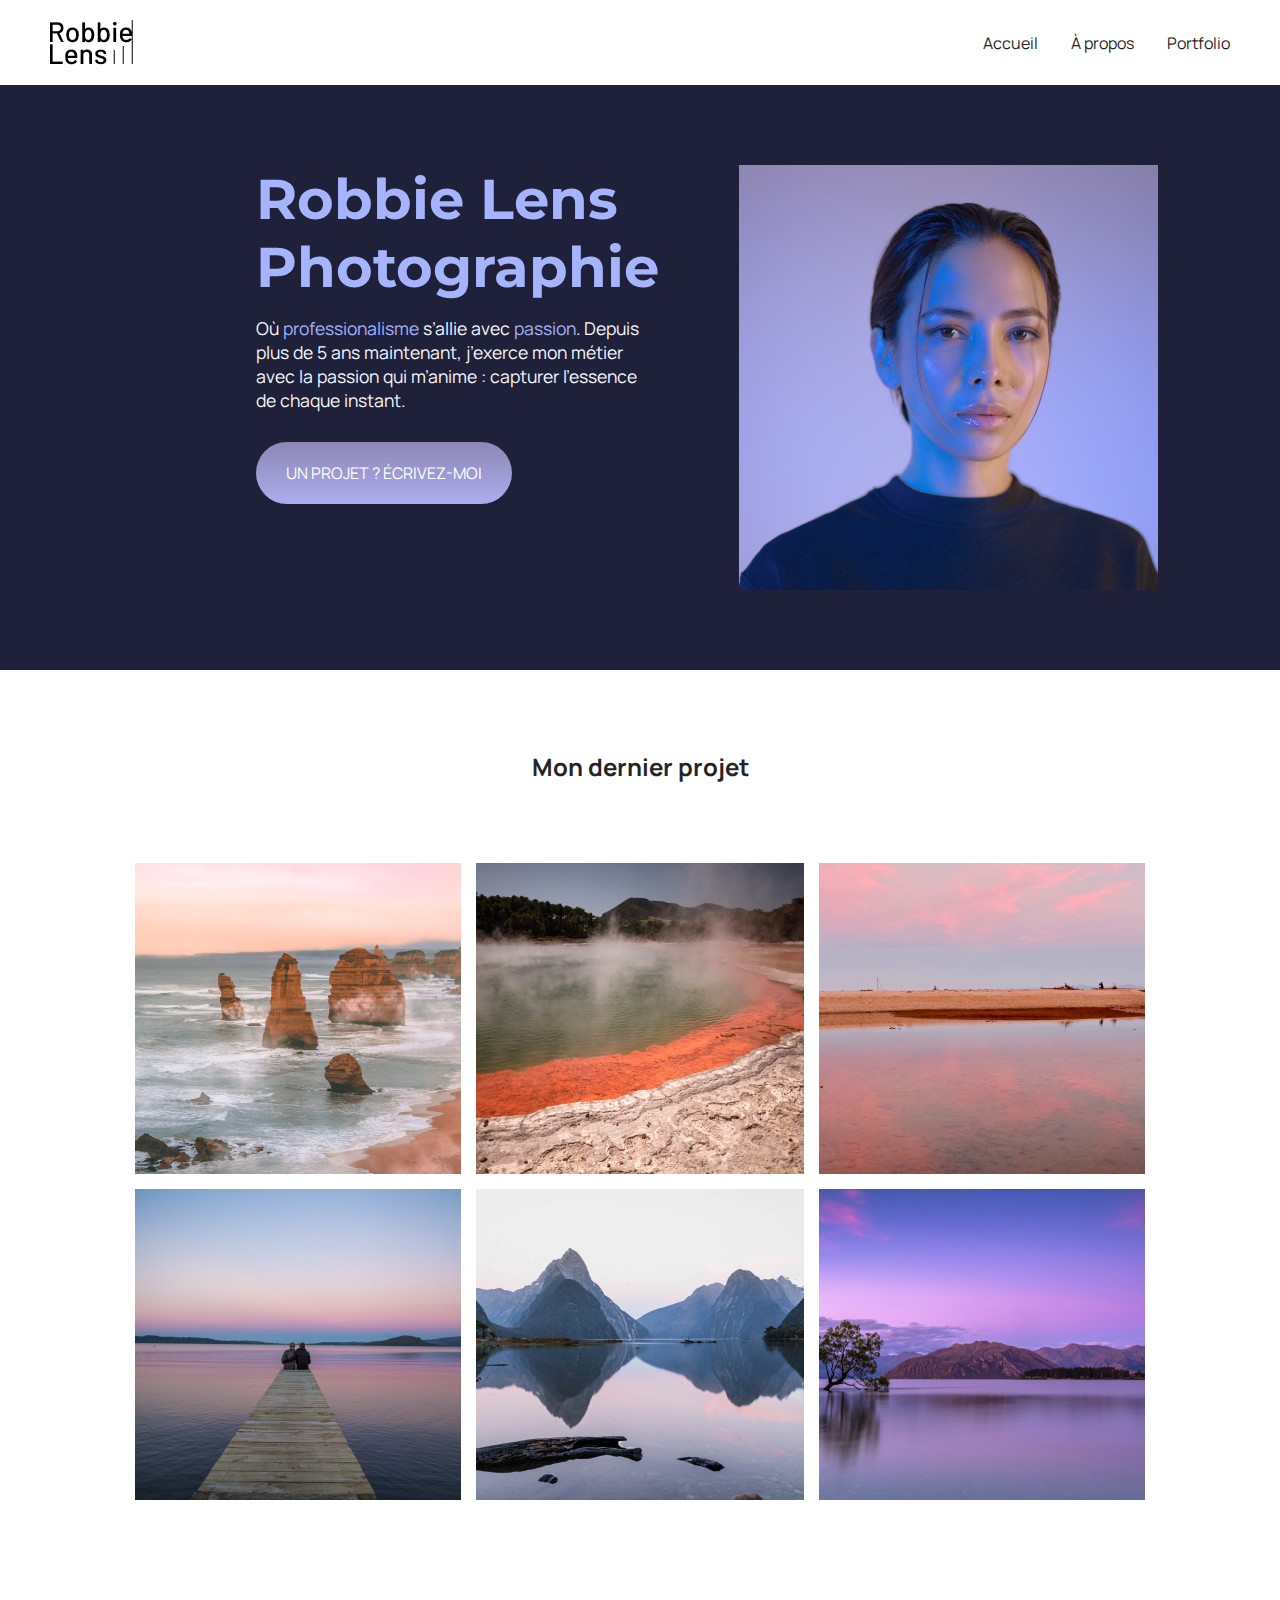
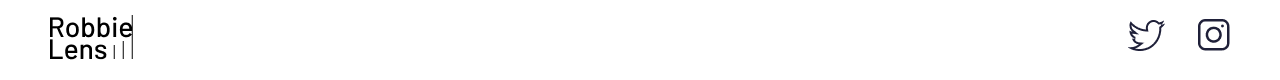
<file: index.html>
<!DOCTYPE html>
<html lang="fr">
  <head>
    <meta charset="utf-8" />
    <title>Accueil - Robbie Lens Photographie</title>
    <link href="style/style.css" rel="stylesheet" />
    <link href="style/index.css" rel="stylesheet" />
    <link rel="preconnect" href="https://fonts.googleapis.com" />
    <link rel="preconnect" href="https://fonts.gstatic.com" crossorigin />
    <link
      href="https://fonts.googleapis.com/css2?family=Manrope&family=Montserrat&display=swap"
      rel="stylesheet"
    />
  </head>

  <body>
    <header>
      <nav>
        <img src="images/logo.png" alt="Logo Robbie Lens" />
        <div>
          <a href="index.html">Accueil</a>
          <a href="a-propos.html">À propos</a>
          <a href="portfolio.html">Portfolio</a>
        </div>
      </nav>
    </header>
    <main>
      <section class="accueil-introduction">
        <div>
          <h1>Robbie Lens Photographie</h1>
          <p>
            Où <em>professionalisme</em> s’allie avec <em>passion</em>. Depuis
            plus de 5 ans maintenant, j’exerce mon métier avec la passion qui
            m’anime : capturer l’essence de chaque instant.
          </p>
          <a href="portfolio.html" class="cta">UN PROJET ? ÉCRIVEZ-MOI</a>
        </div>
        <img
          src="images/robbie-lens .png"
          alt="Portrait avec effet de la photographe Robbie Lens"
        />
      </section>
      <section class="accueil-photos">
        <h2>Mon dernier projet</h2>
        <div>
          <img
            src="images/accueil/element-1.png"
            alt="Twelve apostles - Australie"
          />
          <img
            src="images/accueil/element-2.png"
            alt="Wai-O-Tapu - Nouvelle-Zélande"
          />
          <img
            src="images/accueil/element-3.png"
            alt="Parc National d’Abel Tasman - Nouvelle-Zélande"
          />
        </div>
        <div>
          <img
            src="images/accueil/element-4.png"
            alt="Lac Rotorua - Nouvelle-Zélande"
          />
          <img
            src="images/accueil/element-5.png"
            alt="Milford Sound - Nouvelle-Zélande"
          />
          <img
            src="images/accueil/element-6.png"
            alt="Lac Wanaka - Nouvelle-Zélande"
          />
        </div>
      </section>
    </main>
    <footer>
      <img src="images/logo.png" alt="Logo Robbie Lens" />
      <div>
        <a target="_blank" href="https://twitter.com/" class="lien-icone">
          <img src="images/twitter.png" alt="Logo Twitter" />
        </a>
        <a target="_blank" href="https://www.instagram.com/" class="lien-icone">
          <img src="images/instagram.png" alt="Logo Instagram" />
        </a>
      </div>
    </footer>
  </body>
</html>
</file>
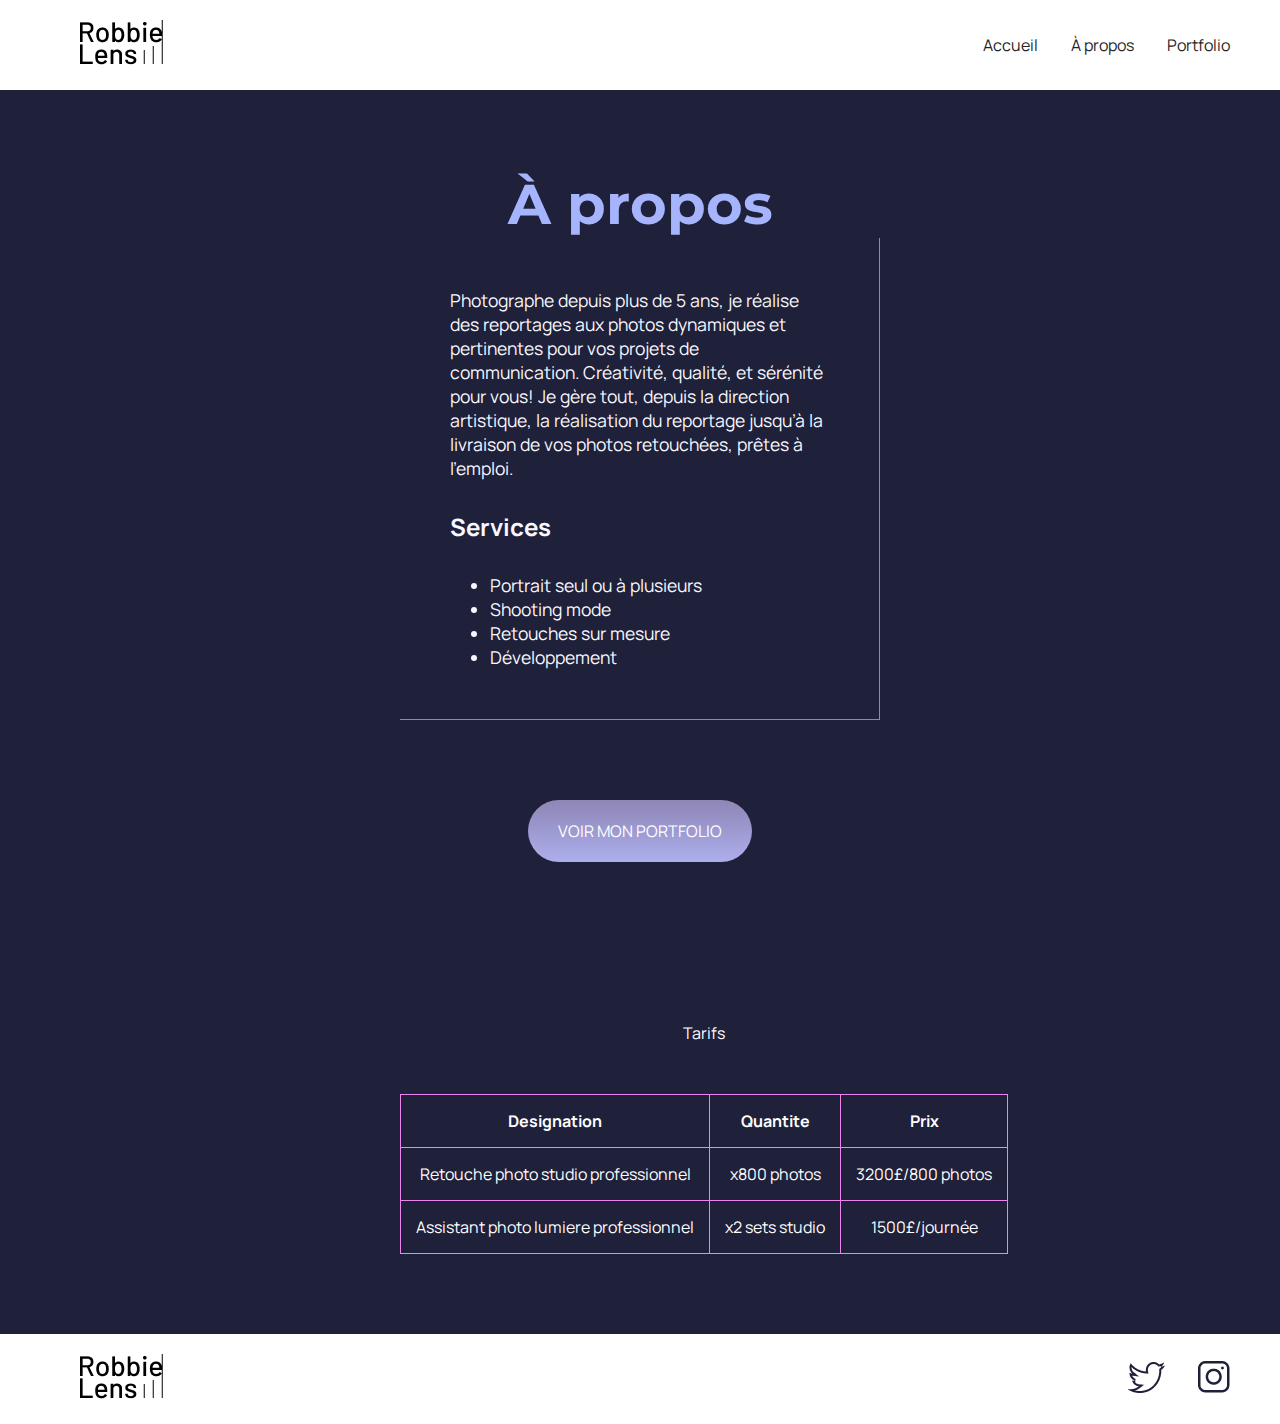
<file: a-propos.html>
<!DOCTYPE html>
<html lang="fr">
  <head>
    <meta charset="utf-8" />
    <title>À propos - Robbie Lens Photographie</title>
    <link href="style/style.css" rel="stylesheet" />
    <link href="style/a-propos.css" rel="stylesheet" />
    <link rel="preconnect" href="https://fonts.googleapis.com" />
    <link rel="preconnect" href="https://fonts.gstatic.com" crossorigin />
    <link
      href="https://fonts.googleapis.com/css2?family=Manrope&family=Montserrat&display=swap"
      rel="stylesheet"
    />
  </head>

  <body>
    <header>
      <nav>
        <a href="index.html" class="lien-icone">
          <img src="images/logo.png" alt="Logo Robbie Lens" />
        </a>
        <div>
          <a href="index.html">Accueil</a>
          <a href="a-propos.html">À propos</a>
          <a href="portfolio.html">Portfolio</a>
        </div>
      </nav>
    </header>
    <main class="a-propos-main">
      <section>
        <h1>À propos</h1>
        <div class="carre-contenu">
          <p>
            Photographe depuis plus de 5 ans, je réalise des reportages aux
            photos dynamiques et pertinentes pour vos projets de communication.
            Créativité, qualité, et sérénité pour vous! Je gère tout, depuis la
            direction artistique, la réalisation du reportage jusqu’à la
            livraison de vos photos retouchées, prêtes à l’emploi.
          </p>
          <h2>Services</h2>
          <ul>
            <li>Portrait seul ou à plusieurs</li>
            <li>Shooting mode</li>
            <li>Retouches sur mesure</li>
            <li>Développement</li>
          </ul>
        </div>
        <div>
          <a href="portfolio.html" class="cta">VOIR MON PORTFOLIO</a>
        </div>
      </section>
      <section>
        <table>
          <caption>
            Tarifs
          </caption>
          <tr>
            <th>Designation</th>
            <th>Quantite</th>
            <th>Prix</th>
          </tr>
          <tr>
            <td>Retouche photo studio professionnel</td>
            <td>x800 photos</td>
            <td>3200£/800 photos</td>
          </tr>
          <tr>
            <td>Assistant photo lumiere professionnel</td>
            <td>x2 sets studio</td>
            <td>1500£/journée</td>
          </tr>
        </table>
      </section>
    </main>
    <footer>
      <a href="index.html" class="lien-icone">
        <img src="images/logo.png" alt="Logo Robbie Lens" />
      </a>
      <div>
        <a target="_blank" href="https://twitter.com/" class="lien-icone">
          <img src="images/twitter.png" alt="Logo Twitter" />
        </a>
        <a target="_blank" href="https://www.instagram.com/" class="lien-icone">
          <img src="images/instagram.png" alt="Logo Instagram" />
        </a>
      </div>
    </footer>
  </body>
</html>
</file>
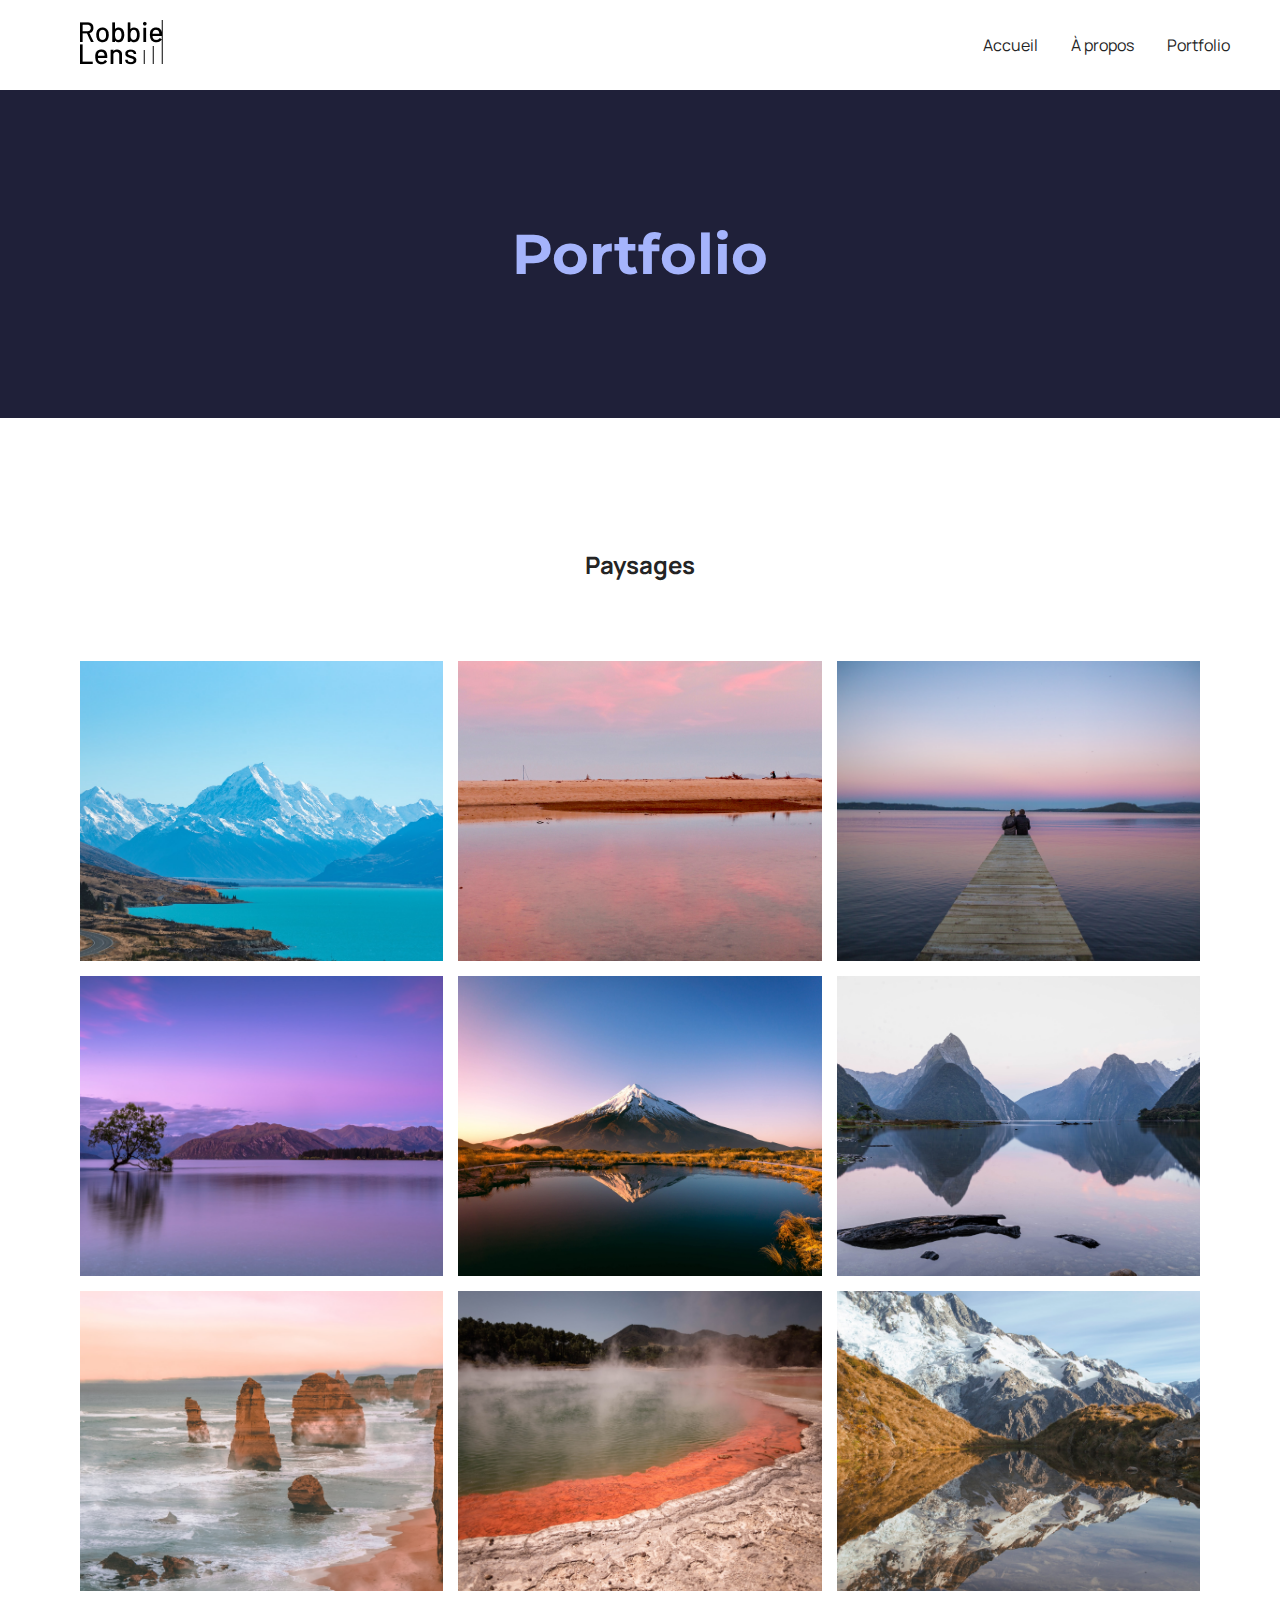
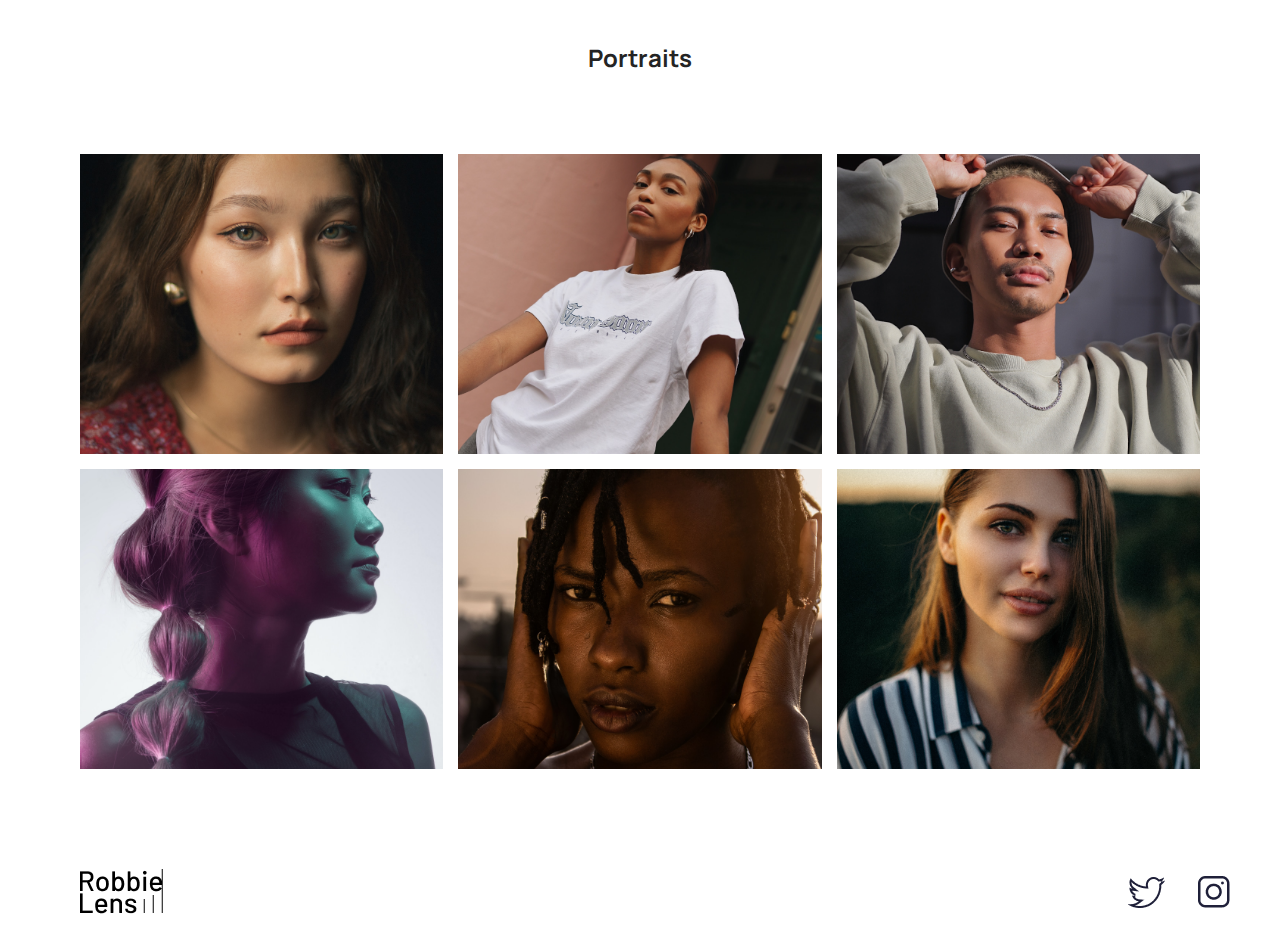
<file: portfolio.html>
<!DOCTYPE html>
<html lang="fr">

<head>
    <meta charset="utf-8" >
    <title>Portfolio - Robbie Lens Photographie</title>
    <link href="style/style.css" rel="stylesheet" >
    <link href="style/portfolio.css" rel="stylesheet" >
    <link rel="preconnect" href="https://fonts.googleapis.com">
    <link rel="preconnect" href="https://fonts.gstatic.com" crossorigin>
    <link href="https://fonts.googleapis.com/css2?family=Manrope&family=Montserrat&display=swap" rel="stylesheet">
</head>

<body>
    <header>
        <nav>
            <a href="index.html" class="lien-icone">
                <img src="images/logo.png" alt="Logo Robbie Lens" >
            </a>
            <div>
                <a href="index.html">Accueil</a>
                <a href="a-propos.html">À propos</a>
                <a href="portfolio.html">Portfolio</a>
            </div>
        </nav>
    </header>
    <main>
        <section>
            <h1>Portfolio</h1>
        </section>
        <section class="portfolio-section-photos">
            <h2>Paysages</h2>
            <div class="grid-paysages">
                <a href="images/portfolio/paysage1.jpg" class="lien-conteneur-photo">
                    <img src="images/portfolio/paysage1.jpg" alt="Mont Aoraki - Nouvelle-Zélande" >
                    <div class="photo-hover">Voir la photo</div>
                </a>
                <a href="images/portfolio/paysage2.jpg" class="lien-conteneur-photo">
                    <img src="images/portfolio/paysage2.jpg" alt="Parc National d’Abel Tasman - Nouvelle-Zélande" >
                    <div class="photo-hover">Voir la photo</div>
                </a>
                <a href="images/portfolio/paysage3.jpg" class="lien-conteneur-photo">
                    <img src="images/portfolio/paysage3.jpg" alt="Lac Rotorua - Nouvelle-Zélande" >
                    <div class="photo-hover">Voir la photo</div>
                </a>
                <a href="images/portfolio/paysage4.jpg" class="lien-conteneur-photo">
                    <img src="images/portfolio/paysage4.jpg" alt="Lac Wanaka - Nouvelle-Zélande" >
                    <div class="photo-hover">Voir la photo</div>
                </a>
                <a href="images/portfolio/paysage5.jpg" class="lien-conteneur-photo">
                    <img src="images/portfolio/paysage5.jpg" alt="Mont Taranaki - Nouvelle-Zélande" >
                    <div class="photo-hover">Voir la photo</div>
                </a>
                <a href="images/portfolio/paysage6.jpg" class="lien-conteneur-photo">
                    <img src="images/portfolio/paysage6.jpg" alt="Milford Sound - Nouvelle-Zélande" >
                    <div class="photo-hover">Voir la photo</div>
                </a>
                <a href="images/portfolio/paysage7.jpg" class="lien-conteneur-photo">
                    <img src="images/portfolio/paysage7.jpg" alt="Twelve Apostle - Australie" >
                    <div class="photo-hover">Voir la photo</div>
                </a>
                <a href="images/portfolio/paysage8.jpg" class="lien-conteneur-photo">
                    <img src="images/portfolio/paysage8.jpg" alt="Wai-O-Tapu - Nouvelle-Zélande" >
                    <div class="photo-hover">Voir la photo</div>
                </a>
                <a href="images/portfolio/paysage9.jpg" class="lien-conteneur-photo">
                    <img src="images/portfolio/paysage9.jpg" alt="Mont Cook - Nouvelle Zélande" >
                    <div class="photo-hover">Voir la photo</div>
                </a>
            </div>
            <h2>Portraits</h2>
            <div class="grid-portraits">
                <a href="images/portfolio/portrait1.jpg" class="lien-conteneur-photo">
                    <img src="images/portfolio/portrait1.jpg" alt="Portrait jeune femme 1" >
                    <div class="photo-hover">Voir la photo</div>
                </a>
                <a href="images/portfolio/portrait2.jpg" class="lien-conteneur-photo">
                    <img src="images/portfolio/portrait2.jpg" alt="Portrait jeune femme 2" >
                    <div class="photo-hover">Voir la photo</div>
                </a>
                <a href="images/portfolio/portrait3.jpg" class="lien-conteneur-photo">
                    <img src="images/portfolio/portrait3.jpg" alt="Portrait jeune homme 3" >
                    <div class="photo-hover">Voir la photo</div>
                </a>
                <a href="images/portfolio/portrait4.jpg" class="lien-conteneur-photo">
                    <img src="images/portfolio/portrait4.jpg" alt="Portrait jeune femme 4" >
                    <div class="photo-hover">Voir la photo</div>
                </a>
                <a href="images/portfolio/portrait5.jpg" class="lien-conteneur-photo">
                    <img src="images/portfolio/portrait5.jpg" alt="Portrait jeune femme 5" >
                    <div class="photo-hover">Voir la photo</div>
                </a>
                <a href="images/portfolio/portrait6.jpg" class="lien-conteneur-photo">
                    <img src="images/portfolio/portrait6.jpg" alt="Portrait jeune femme 6" >
                    <div class="photo-hover">Voir la photo</div>
                </a>

            </div>
        </section>
    </main>
    <footer>
        <a href="index.html" class="lien-icone">
            <img src="images/logo.png" alt="Logo Robbie Lens" >
        </a>
        <div>
            <a target="_blank" href="https://twitter.com/" class="lien-icone">
                <img src="images/twitter.png" alt="Logo Twitter" >
            </a>
            <a target="_blank" href="https://www.instagram.com/" class="lien-icone">
                <img src="images/instagram.png" alt="Logo Instagram" >
            </a>
        </div>
    </footer>
</body>

</html>
</file>
<file: style/style.css>
* {
  margin: 0;
}

body {
  font-family: 'Manrope', sans-serif;
  font-size: 1em;
  background-color: #1f2039;
}

a {
  color: #242424;
  text-decoration: none;
}

em {
  color: #a5b4fc;
  font-style: normal;
}

h1 {
  font-size: 3.5em;
  color: #a5b4fc;
  font-family: 'Montserrat', sans-serif;
}

h2 {
  color: #f9f8ff;
}

p,
li {
  font-size: 1.1em;
  color: #f9f8ff;
}

header,
footer {
  background-color: white;
  padding: 20px 50px;
}

.cta {
  display: inline-block;
  background: linear-gradient(#8e86b5, #acaeed);
  color: white;
  border-radius: 50px;
  padding: 20px 30px;
}

a:hover {
  text-decoration: underline;
}

.cta:hover {
  background: linear-gradient(#696484, #8788ba);
  text-decoration: none;
}

.lien-icone {
  margin-left: 30px;
}

.lien-icone:hover {
  opacity: 0.5;
}

section {
  padding: 80px;
}

footer,
nav {
  display: flex;
  flex-direction: row;
  align-items: center;
  justify-content: space-between;
}

nav a {
  margin-left: 30px;
}
</file>
<file: style/index.css>
.accueil-photos {
  background-color: white;
  padding: 80px;
}

.accueil-photos h2 {
  color: #242424;
  text-align: center;
  margin-bottom: 80px;
}

.accueil-photos div {
  display: flex;
  flex-direction: row;
  gap: 15px;
  justify-content: center;
  margin-bottom: 15px;
}

.accueil-introduction {
  display: flex;
  flex-direction: row;
  width: 60%;
  align-items: flex-start;
  margin: auto;
}

.accueil-introduction h1 {
  margin-bottom: 15px;
}

.accueil-introduction p {
  margin-bottom: 30px;
}

.accueil-introduction div {
  padding-right: 80px;
}
</file>
<file: style/a-propos.css>
.carre-contenu {
  border-right: 1px solid #8e86b5;
  border-bottom: 1px solid #8e86b5;
  padding: 50px;
  margin-bottom: 80px;
}

.carre-contenu h2 {
  margin-top: 30px;
}

.carre-contenu ul {
  margin-top: 30px;
}

.carre-contenu + div {
  text-align: center;
}

.a-propos-main {
  width: 50%;
  margin: auto;
}
table {
  border-collapse: collapse;
  width: 100%;

  color: white;
}
th,
td {
  border: 1px solid violet;
  padding: 15px;
  text-align: center;
  white-space: nowrap;
}
caption {
  margin-bottom: 50px;
}
h1 {
  text-align: center;
}
</file>
<file: style/portfolio.css>
.portfolio-section-photos {
  background-color: white;
}

.portfolio-section-photos h2 {
  color: #242424;
  margin-bottom: 80px;
}

.grid-paysages {
  display: grid;
  grid-template-columns: 1fr 1fr 1fr;
  grid-template-rows: 300px 300px 300px;
  gap: 15px;
}

.grid-portraits {
  display: grid;
  grid-template-columns: 1fr 1fr 1fr;
  grid-template-rows: 300px 300px;
  gap: 15px;
}

.grid-paysages img,
.grid-portraits img {
  width: 100%;
  height: 100%;
  object-fit: cover;
}

.lien-conteneur-photo {
  position: relative;
}

.photo-hover {
  position: absolute;
  top: 0;
  left: 0;
  right: 0;
  bottom: 0;
  display: flex;
  align-items: center;
  justify-content: center;
  font-size: 1.5em;
  color: white;
  background-color: rgba(0, 0, 0, 0.7);
  display: none;
}

.lien-conteneur-photo:hover .photo-hover {
  display: flex;
}
h1,
h2 {
  text-align: center;
  margin: 50px;
}
</file>
